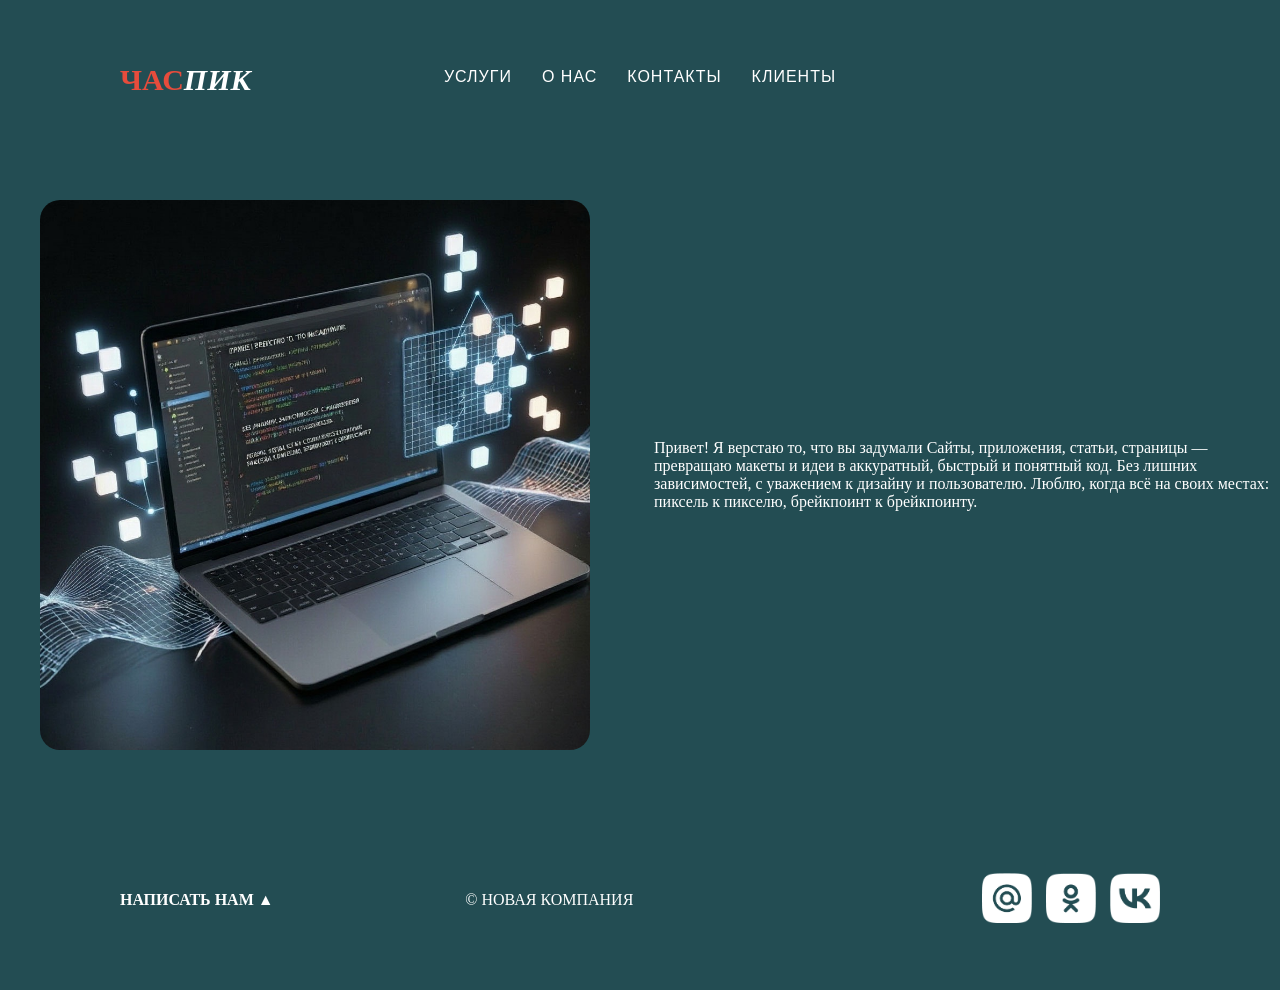
<file: index.html/index.html>
<!DOCTYPE html>
<html lang="ru">

<head>
    <meta charset="UTF-8">
    <meta name="viewport" content="width=device-width, initial-scale=1.0">
    <title>Сайт визитка</title>
    <link rel="stylesheet" href="../css/index.css">
    <link rel="stylesheet" href="../css/page1.css">
</head>

<body>

    <div id="wrapper">
        <header>
            <a id="logo" href="index.html"><span class="pink">Час</span><i>пик</i></a>
            <nav class="mainnav">
                <ul>
                    <li><a href="page1.html" class="nav-link">услуги</a></li>
                    <li><a href="page2.html" class="nav-link">о нас</a></li>
                    <li><a href="page3.html" class="nav-link">контакты</a></li>
                    <li><a href="page4.html" class="nav-link">клиенты</a></li>
                </ul>
            </nav>
        </header>
        <main>
            <div class="container">
                <img class="banner_img" src="../content/img/editing_result_5e66c89ed41e11f1a7d0f29ae80097f0_1.jpg" alt="город">
                <div class="text-right-block">
                    <p>Привет! Я верстаю то, что вы задумали
                        Сайты, приложения, статьи, страницы — превращаю
                        макеты и идеи в аккуратный, быстрый и понятный код.
                        Без лишних зависимостей, с уважением к дизайну и
                        пользователю.
                        Люблю, когда всё на своих местах: пиксель к пикселю,
                        брейкпоинт к брейкпоинту.</p>
                </div>
            </div>
        </main>
    </div>
    <footer>
        <div class="text-left"><a href="page5.html" class="write-link">НАПИСАТЬ НАМ &#9650;</a></div>
        <div class="text-center">&copy; НОВАЯ КОМПАНИЯ</div>

        <div class="footer__icons">
            <img class="footer__img" src="../content/img/mailru.png" alt="">
            <img class="footer__img" src="../content/img/ok.png" alt="">
            <img class="footer__img" src="../content/img/vk.png" alt="">
        </div>
    </footer>

</body>

</html>
</file>
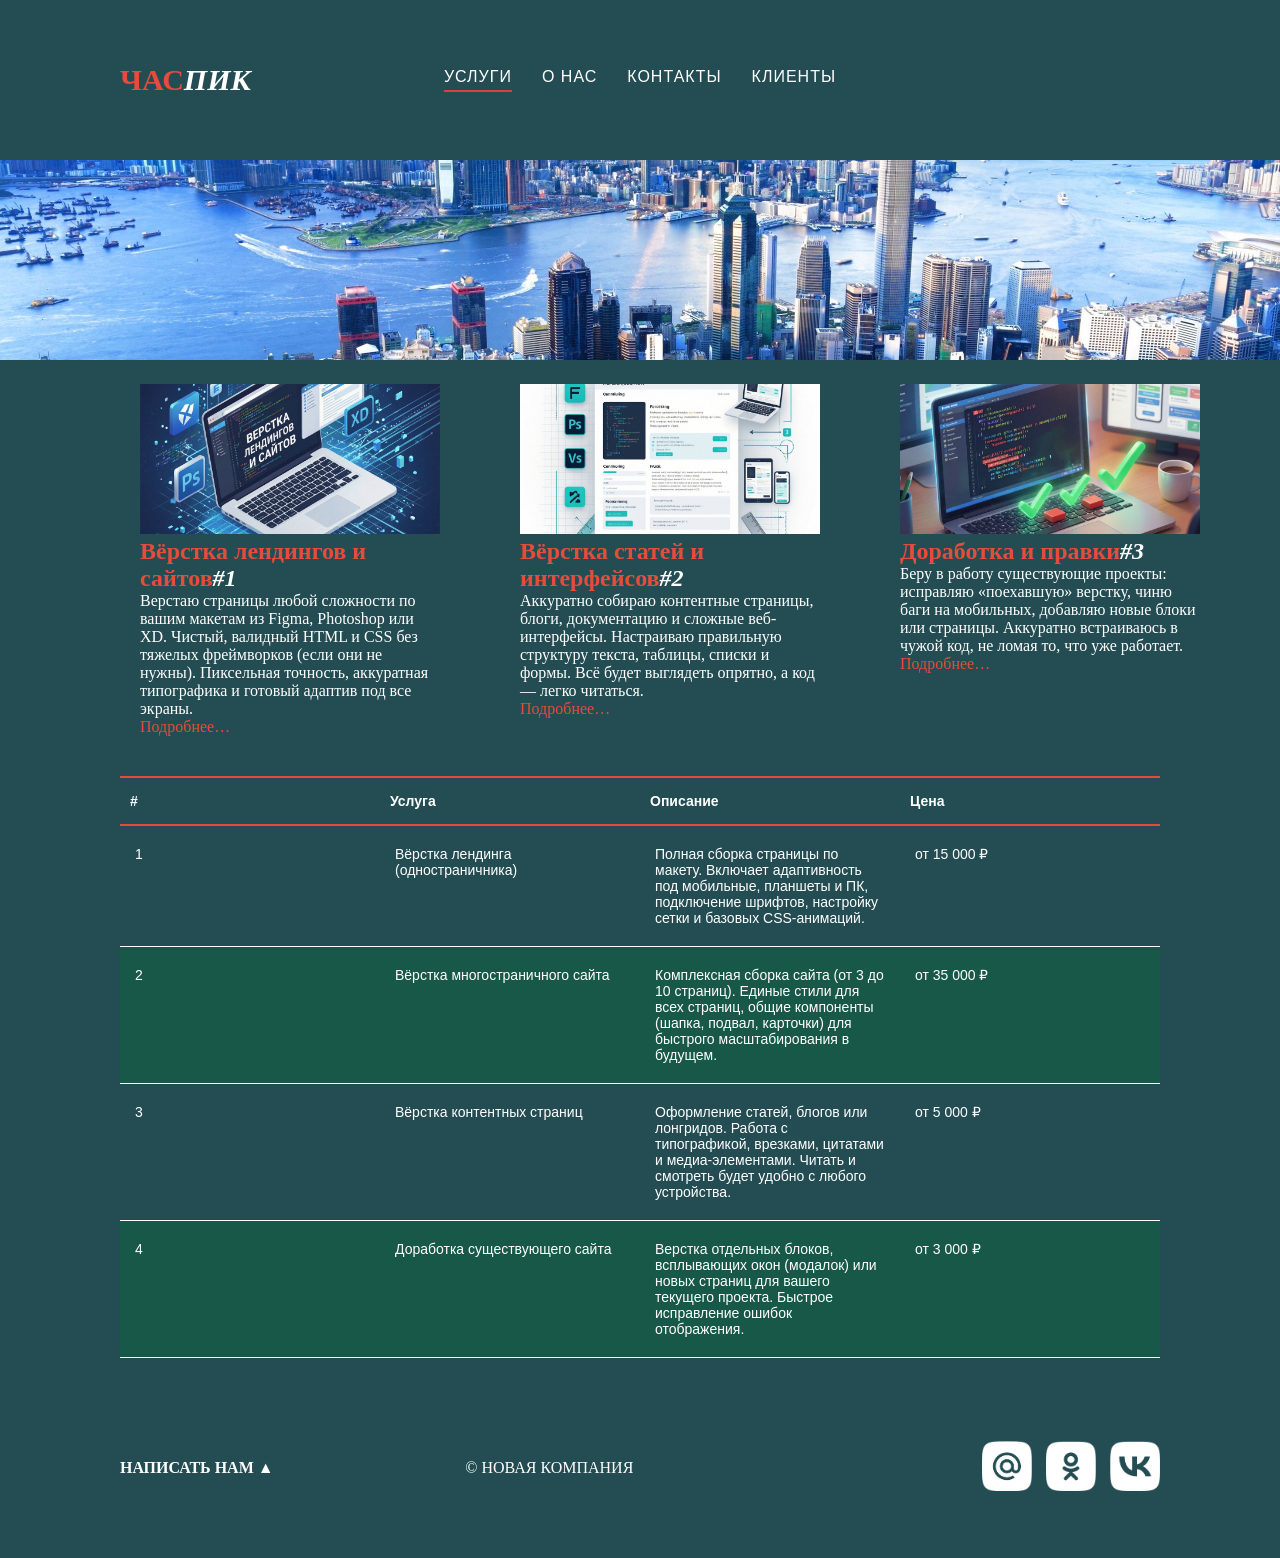
<file: index.html/page1.html>
<!DOCTYPE html>
<html lang="ru">
<head>
    <meta charset="UTF-8">
    <meta name="viewport" content="width=device-width, initial-scale=1.0">
    <title>Услуги</title>
    <link rel="stylesheet" href="../css/index.css">
    <link rel="stylesheet" href="../css/page2.css">

<div id="wrapper">
        <header>
            <a id="logo" href="index.html"><span class="pink">Час</span><i>пик</i></a>
            <nav class="mainnav">
                <ul>
                    <li><a href="page1.html" class="nav-link active">услуги</a></li>
                    <li><a href="page2.html" class="nav-link">о нас</a></li>
                    <li><a href="page3.html" class="nav-link">контакты</a></li>
                    <li><a href="page4.html" class="nav-link">клиенты</a></li>
                </ul>
        </header>
</div>

</head>
<body>
<main>
    <img class="panorama" src="../content/img/2.jpg" alt="">
<section class="services clearfix">
   
    <article class="services__item">
        <img class="services__img" src="../content/img/9b09a3bd41811f180a94aced50cd1d9_1.jpeg" alt="Услуга 1">
        <h2><span class="pink">Вёрстка лендингов и сайтов</span><i>#1</i></h2>
        <p>
            Верстаю страницы любой сложности по вашим 
            макетам из Figma, Photoshop или XD. Чистый, 
            валидный HTML и CSS без тяжелых фреймворков 
            (если они не нужны). Пиксельная точность, 
            аккуратная типографика и готовый адаптив под 
            все экраны.
        </p>
        <p class="red">Подробнее…</p>
    </article>

    <article class="services__item">
        <img class="services__img" src="../content/img/c32600edd41c11f180a94aced50cd1d9_1.jpg" alt="Услуга 2">
        <h2><span class="pink">Вёрстка статей и интерфейсов</span><i>#2</i></h2>
        <p>
            Аккуратно собираю контентные страницы, блоги, 
            документацию и сложные веб-интерфейсы. 
            Настраиваю правильную структуру текста, 
            таблицы, списки и формы. Всё будет выглядеть 
            опрятно, а код — легко читаться.
        </p>
        <p class="red">Подробнее…</p>
    </article>

    <article class="services__item">
        <img class="services__img" src="../content/img/340ad8ded41d11f1accb3ad12906a2a9_1.jpg" alt="Услуга 3">
        <h2><span class="pink">Доработка и правки</span><i>#3</i></h2></h2>
        <p>
            Беру в работу существующие проекты: 
            исправляю «поехавшую» верстку, чиню 
            баги на мобильных, добавляю новые блоки 
            или страницы. Аккуратно встраиваюсь в чужой 
            код, не ломая то, что уже работает.
        </p>
        <p class="red">Подробнее…</p>
    </article>

</section>



<section class="servises">
    <table class="services-table">
        <thead>
            <tr>
                <th>#</th>
                <th>Услуга</th>
                <th>Описание</th>
                <th>Цена</th>
            </tr>
        </thead>
        <tbody>
            <tr>
                <td>1</td>
                <td>Вёрстка лендинга (одностраничника)</td>
                <td>Полная сборка страницы по макету. Включает адаптивность под мобильные, планшеты и ПК, подключение шрифтов, настройку сетки и базовых CSS-анимаций.</td>
                <td>от 15 000 ₽</td>
            </tr>
            <tr>
                <td>2</td>
                <td>Вёрстка многостраничного сайта</td>
                <td>Комплексная сборка сайта (от 3 до 10 страниц). Единые стили для всех страниц, общие компоненты (шапка, подвал, карточки) для быстрого масштабирования в будущем.</td>
                <td>от 35 000 ₽</td>
            </tr>
            <tr>
                <td>3</td>
                <td>Вёрстка контентных страниц</td>
                <td>Оформление статей, блогов или лонгридов. Работа с типографикой, врезками, цитатами и медиа-элементами. Читать и смотреть будет удобно с любого устройства.</td>
                <td>от 5 000 ₽</td>
            </tr>
            <tr>
                <td>4</td>
                <td>Доработка существующего сайта</td>
                <td>Верстка отдельных блоков, всплывающих окон (модалок) или новых страниц для вашего текущего проекта. Быстрое исправление ошибок отображения.</td>
                <td>от 3 000 ₽</td>
            </tr>
        </tbody>
    </table>
</section>



</main>

    <footer>
        <div class="text-left"><a href="page5.html" class="write-link">НАПИСАТЬ НАМ &#9650;</a></div>
        <div class="text-center">&copy; НОВАЯ КОМПАНИЯ</div>

        <div class="footer__icons">
            <img class="footer__img" src="../content/img/mailru.png" alt="">
            <img class="footer__img" src="../content/img/ok.png" alt="">
            <img class="footer__img" src="../content/img/vk.png" alt="">
        </div>
    </footer>

</body>
</html>
</file>
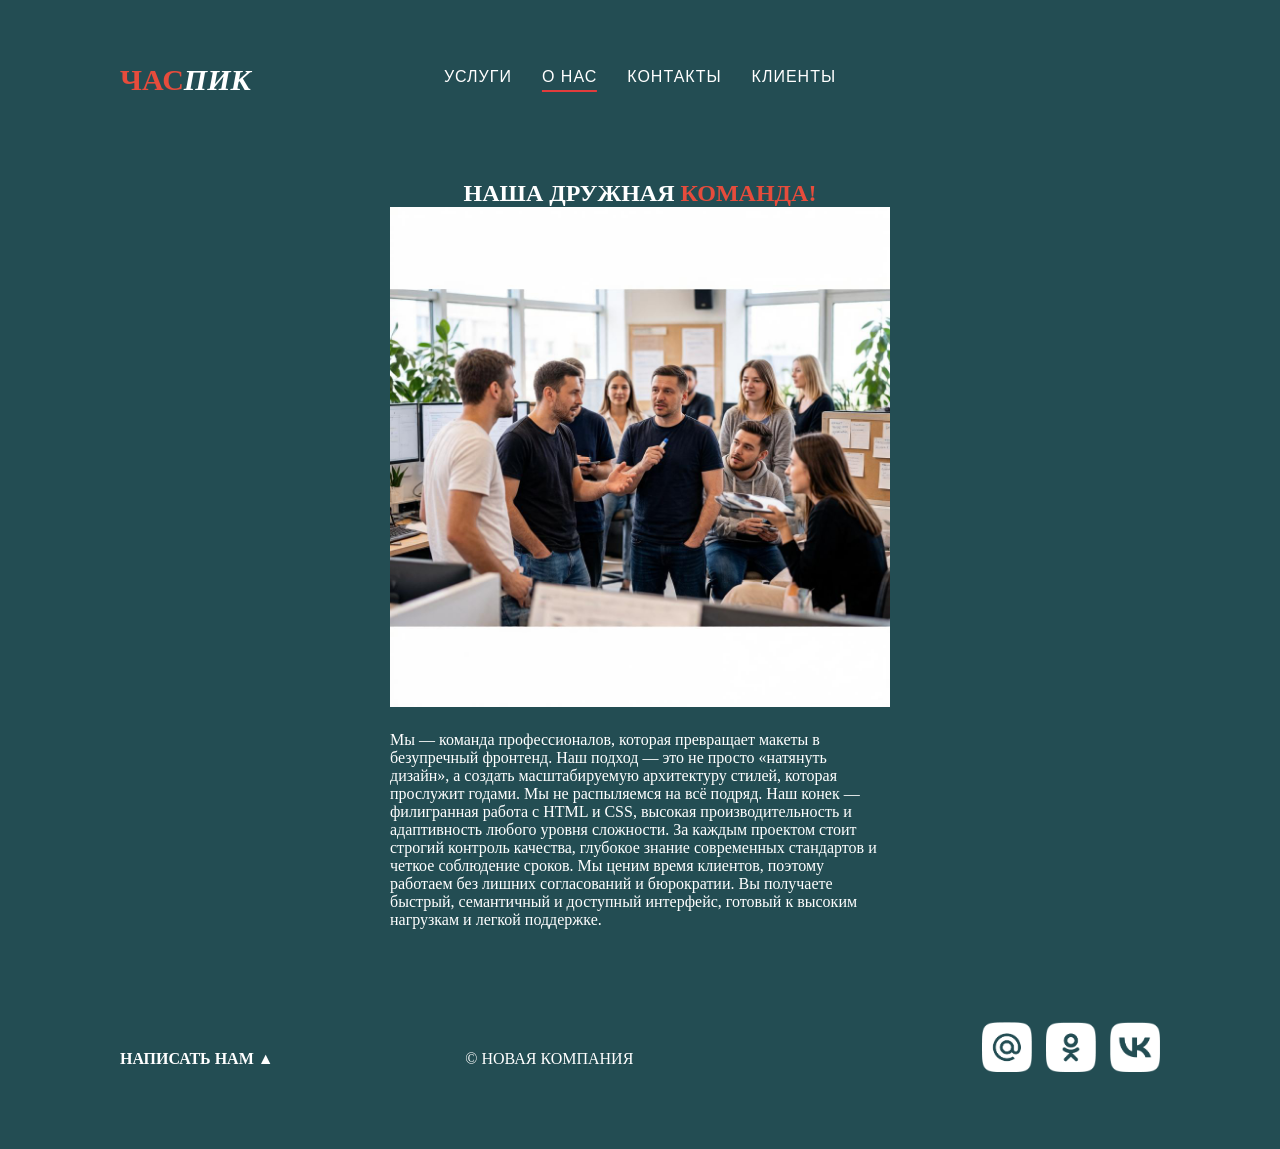
<file: index.html/page2.html>
<!DOCTYPE html>
<html lang="ru">
<head>
    <meta charset="UTF-8">
    <link rel="stylesheet" href="../css/index.css">
    <link rel="stylesheet" href="../css/page3.css">
    <title>Команда</title>

<div id="wrapper">
        <header>
            <a id="logo" href="index.html"><span class="pink">Час</span><i>пик</i></a>
            <nav class="mainnav" class="nav">
                <ul>
                    <li><a href="page1.html" class="nav-link">услуги</a></li>
                    <li><a href="page2.html" class="nav-link active">о нас</a></li>
                    <li><a href="page3.html" class="nav-link">контакты</a></li>
                    <li><a href="page4.html" class="nav-link">клиенты</a></li>
                </ul>
        </header>
</div>

</head>
<body>
    <div class="container">
        <h2>НАША ДРУЖНАЯ <span>КОМАНДА!</span></h2>
        <img src="../content/img/bcd3cec5-238d-4987-92e8-a901506282dc.jpg" alt="Команда">
        <p>Мы — команда профессионалов, которая превращает 
            макеты в безупречный фронтенд. Наш подход — это 
            не просто «натянуть дизайн», а создать 
            масштабируемую архитектуру стилей, которая 
            прослужит годами. Мы не распыляемся 
            на всё подряд. Наш конек — 
            филигранная работа с HTML и CSS, высокая 
            производительность и адаптивность любого уровня 
            сложности. За каждым проектом стоит строгий 
            контроль качества, глубокое знание современных 
            стандартов и четкое соблюдение сроков. 
            Мы ценим время клиентов, поэтому работаем без 
            лишних согласований и бюрократии. Вы получаете 
            быстрый, семантичный и доступный интерфейс, 
            готовый к высоким нагрузкам 
            и легкой поддержке.</p>
    </div>

    <footer>
        <div class="text-left"><a href="page5.html" class="write-link">НАПИСАТЬ НАМ &#9650;</a></div>
        <div class="text-center">&copy; НОВАЯ КОМПАНИЯ</div>
        
        <div class="footer__icons">
            <img class="footer__img" src="../content/img/mailru.png" alt="">
            <img class="footer__img" src="../content/img/ok.png" alt="">
            <img class="footer__img" src="../content/img/vk.png" alt="">
        </div>
    </footer>
</body>
</html>
</file>
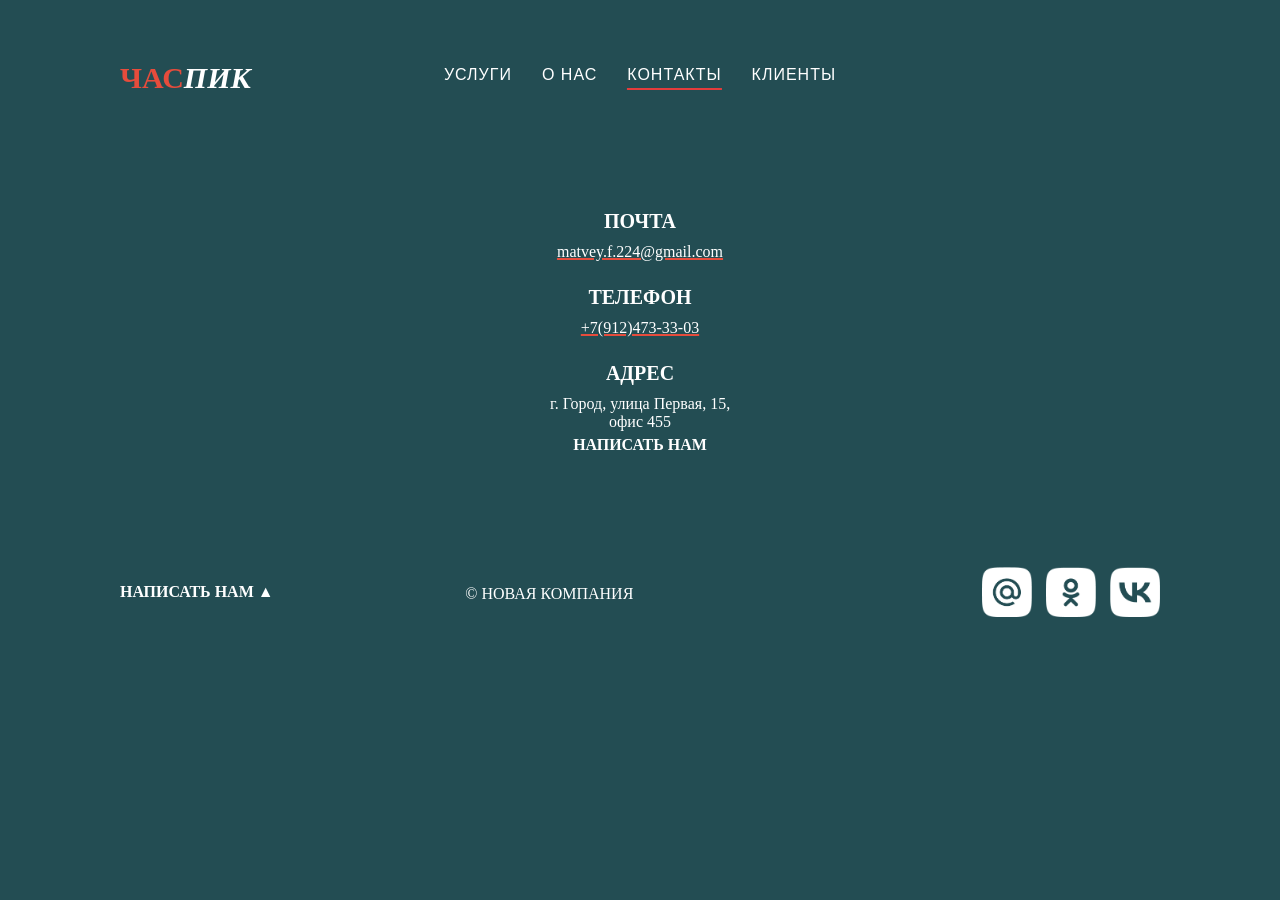
<file: index.html/page3.html>
<!DOCTYPE html>
<html lang="ru">
<head>
    <meta charset="UTF-8">
    <link rel="stylesheet" href="../css/index.css">
    <link rel="stylesheet" href="../css/page4.css">
    <title>Контакты</title>

<div id="wrapper">
        <header>
            <a id="logo" href="index.html"><span class="pink">Час</span><i>пик</i></a>
            <nav class="mainnav" class="nav">
                <ul>
                    <li><a href="page1.html" class="nav-link">услуги</a></li>
                    <li><a href="page2.html" class="nav-link">о нас</a></li>
                    <li><a href="page3.html" class="nav-link active">контакты</a></li>
                    <li><a href="page4.html" class="nav-link">клиенты</a></li>
                </ul>
        </header>
</div>

</head>
<body>
    <div class="container">
        <h2>ПОЧТА</h2>
        <a href="matvey.f.224@gmail.com">matvey.f.224@gmail.com</a>

        <h2>ТЕЛЕФОН</h2>
        <a href="tel:79124733303">+7(912)473-33-03</a>

        <h2>АДРЕС</h2>
        <p>г. Город, улица Первая, 15,<br>офис 455</p>

        <a class="text-left"><a href="page5.html" class="write-link">НАПИСАТЬ НАМ</a></a>
    </div>
    <footer>
        <div class="text-left"><a href="page5.html" class="write-link">НАПИСАТЬ НАМ &#9650;</a></div>
        <div class="text-center">&copy; НОВАЯ КОМПАНИЯ</div>
        
        <div class="footer__icons">
            <img class="footer__img" src="../content/img/mailru.png" alt="">
            <img class="footer__img" src="../content/img/ok.png" alt="">
            <img class="footer__img" src="../content/img/vk.png" alt="">
        </div>
    </footer>
</body>
</html>
</file>
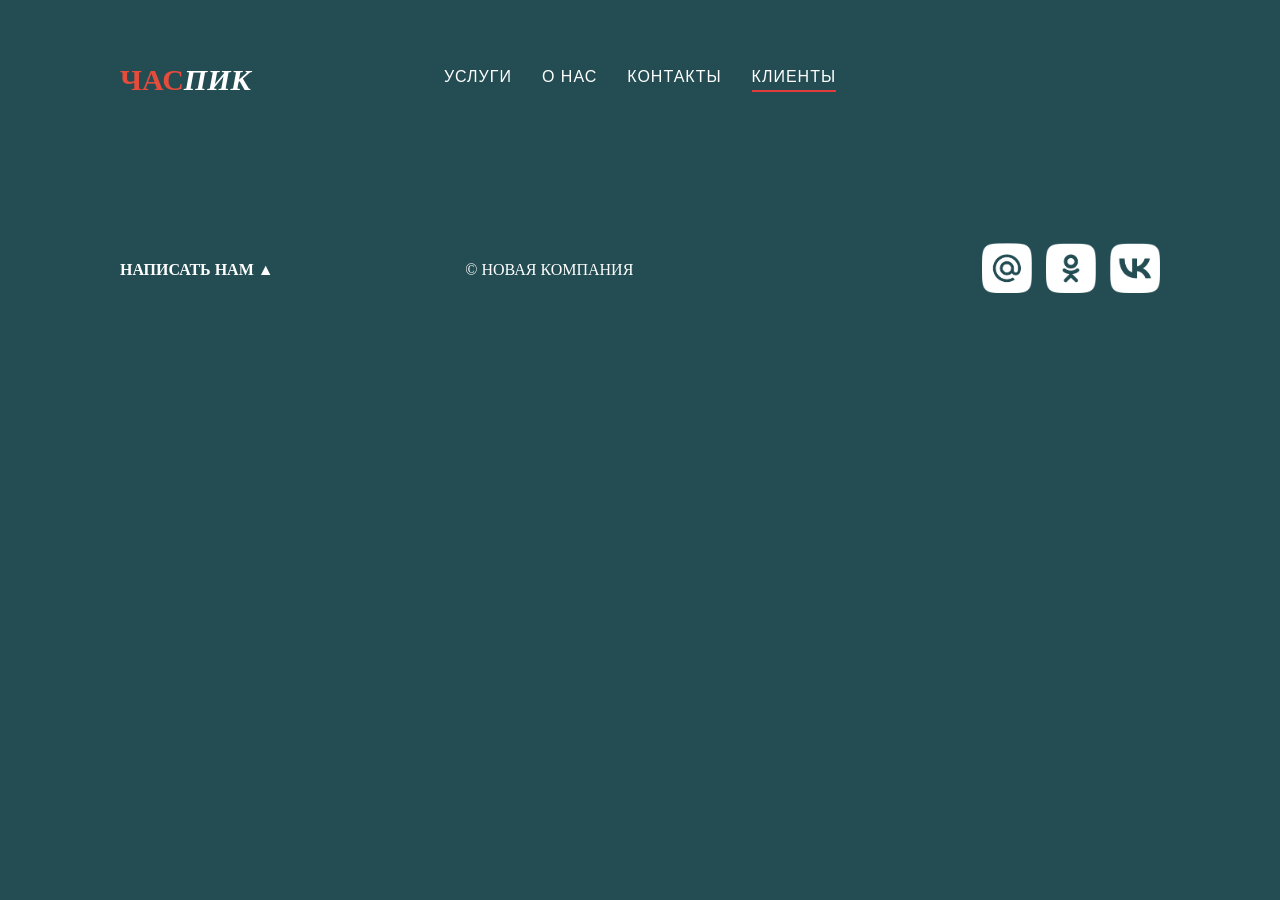
<file: index.html/page4.html>
<!DOCTYPE html>
<html lang="ru">
<head>
    <meta charset="UTF-8">
    <link rel="stylesheet" href="../css/index.css">
    <link rel="stylesheet" href="../css/page5.css">
    <title>клиенты</title>

<div id="wrapper">
        <header>
            <a id="logo" href="index.html"><span class="pink">Час</span><i>пик</i></a>
            <nav class="mainnav" class="nav">
                <ul>
                    <li><a href="page1.html" class="nav-link">услуги</a></li>
                    <li><a href="page2.html" class="nav-link">о нас</a></li>
                    <li><a href="page3.html" class="nav-link">контакты</a></li>
                    <li><a href="page4.html" class="nav-link active">клиенты</a></li>
                </ul>
        </header>
</div>

</head>
<body>
    <footer>
        <div class="text-left"><a href="page5.html" class="write-link">НАПИСАТЬ НАМ &#9650;</a></div>
        <div class="text-center">&copy; НОВАЯ КОМПАНИЯ</div>
        
        <div class="footer__icons">
            <img class="footer__img" src="../content/img/mailru.png" alt="">
            <img class="footer__img" src="../content/img/ok.png" alt="">
            <img class="footer__img" src="../content/img/vk.png" alt="">
        </div>
    </footer>
</body>
</html>
</file>
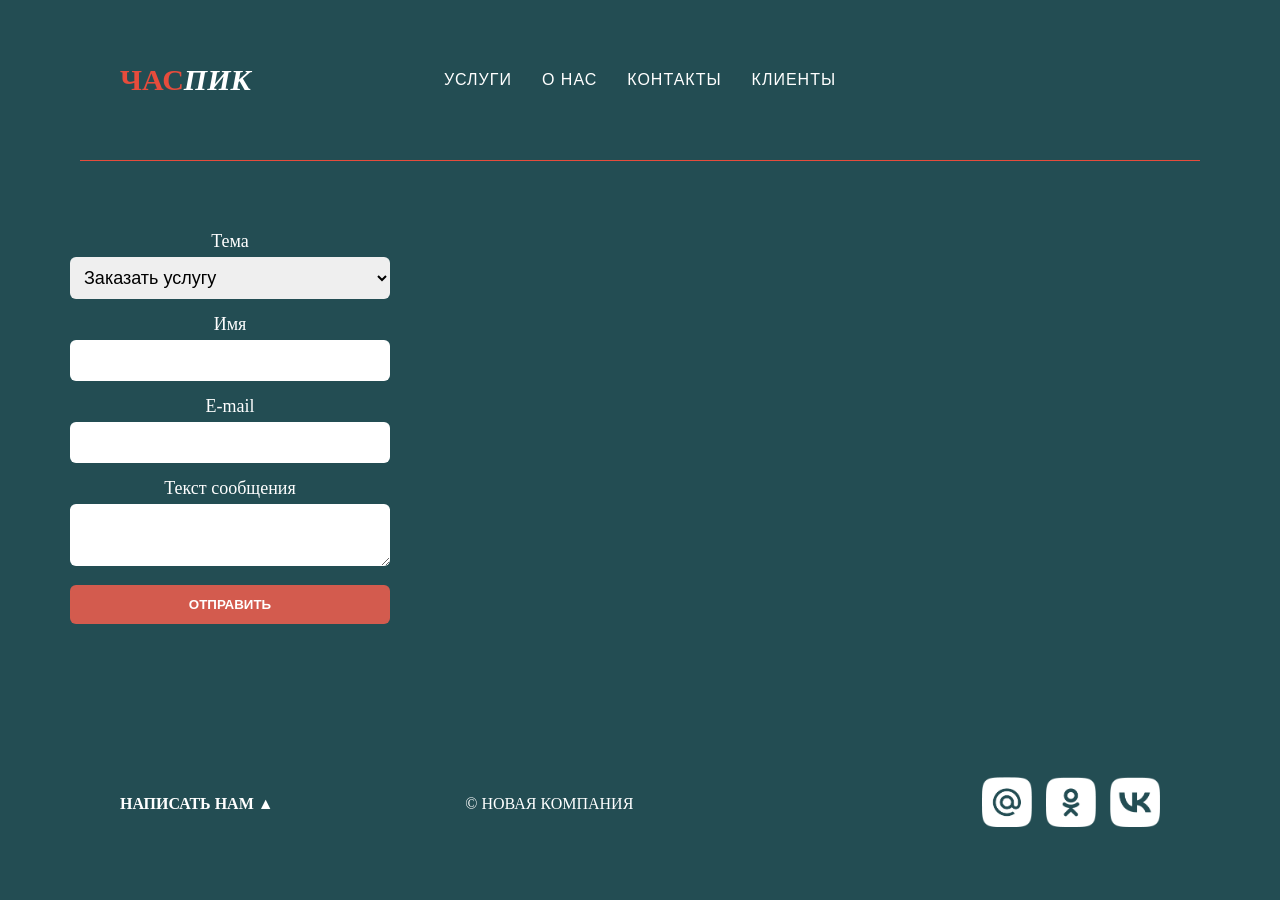
<file: index.html/page5.html>
<!DOCTYPE html>
<html lang="ru">

<head>
    <meta charset="UTF-8">
    <link rel="stylesheet" href="../css/index.css">
    <link rel="stylesheet" href="../css/page6.css">
    <title>клиенты</title>

    <div id="wrapper">
        <header>
            <a id="logo" href="index.html"><span class="pink">Час</span><i>пик</i></a>
            <nav class="mainnav">
                <ul>
                    <li><a href="page1.html">услуги</a></li>
                    <li><a href="page2.html">о нас</a></li>
                    <li><a href="page3.html">контакты</a></li>
                    <li><a href="page4.html">клиенты</a></li>
                </ul>
        </header>
    </div>

</head>

<main>

    <div class="form-wrapper">
        <form class="contact-form" action="/send" method="POST">
            <div class="form-group">
                <label for="topic">Тема</label>
                <select name="theme">
                    <option value="1">Заказать услугу</option>
                    <option value="2">Оставить отзыв/замечание</option>
                    <option value="3">Предложить сотрудничество</option>
                    <option value="4">Другое</option>
                </select>
            </div>
            <div class="form-group">
                <label>Имя</label>
                <input type="text" name="name" required>
            </div>
            <div class="form-group">
                <label>E-mail</label>
                <input type="email" name="email" required>
            </div>
            <div class="form-group">
                <label>Текст сообщения</label>
                <textarea name="message" required></textarea>
            </div>
            <button type="submit">Отправить</button>
        </form>
    </div>

</main>

<body>
    <footer>

        <div class="text-left"><a href="#" class="write-link">НАПИСАТЬ НАМ &#9650;</a></div>
        <div class="text-center">&copy; НОВАЯ КОМПАНИЯ</div>

        <div class="footer__icons">
            <img class="footer__img" src="../content/img/mailru.png" alt="">
            <img class="footer__img" src="../content/img/ok.png" alt="">
            <img class="footer__img" src="../content/img/vk.png" alt="">
        </div>
    </footer>
</body>

</html>
</file>
<file: css/index.css>
* {
    margin:0;
    padding: 0;
}

html,body {
 min-height: 100vh;
}

body {
    background-color: #234d53;
    color: white;
}

header {
    display: flex;
    align-items: center;
    margin: 0 auto;
    width: 1040px;
    height: 120px;
}




.mainnav ul {
  display: flex;
  list-style: none;
  gap: 25px;
  padding: 0;
  margin: 0;
}

.mainnav ul li a.nav-link {
  color: #ffffff;
  text-decoration: none;
  text-transform: uppercase;
  position: relative;
  padding-bottom: 6px;
  display: inline-block;
}

.mainnav ul li a.nav-link::after {
  content: "";
  position: absolute;
  left: 0;
  bottom: 0;
  width: 100%;
  height: 2px;
  background-color: #e23c3c;
  opacity: 0;
  transition: opacity 0.2s ease-in-out;
}

.mainnav ul li a.nav-link:hover::after,
.mainnav ul li a.nav-link.active::after {
  opacity: 1;
}




main {
    height: 100%;
}

footer {
    margin: 20px auto 0;
    width: 1040px;
    position: relative;
    height: 100px;
    display: flex;
    align-items: flex-end;
}

.footer__block {
    display: inline-block;
    width: 335px;
    text-transform: uppercase;
}

.footer__icons {
    display: inline-block;
    width: 335px;
    text-align: right;
    margin-left: auto;
}

.footer__img {
    width: 50px;
    height: 50px;
    margin-left: 10px;
}

#logo {
    text-transform: uppercase;
    text-decoration: none;
    color:#fff;
    font-weight: bold;
    line-height: 100px;
    font-size: 30px;
}

.pink {
      color:#E64C3C;  
}

.mainnav li {
    display: inline;
    margin: 0;
    padding: 0;
}

#logo .pink {
    color: #E64C3C;
}

#logo i {
    color: #FFFFFF;
    font-style: italic;
}

header {
    display: flex;
    align-items: center;
    justify-content: space-between;
    padding: 20px 0;
}

.mainnav {
    position: absolute;
    left: 50%;
    transform: translateX(-50%);
}

.mainnav ul {
    list-style: none;
    margin: 0;
    padding: 0;
    display: flex;
    gap: 30px;
}

.mainnav li {
    display: block;
}

.mainnav a {
    text-decoration: none;
    color: #ffffff;
    font-family: sans-serif;
    font-size: 16px;
    text-transform: uppercase;
    letter-spacing: 1px;
}

.mainnav a:hover {
    text-decoration: underline;
}

.mainnav li.active a {
    font-weight: bold;
}

footer {
  display: flex;
  align-items: center;
  padding: 40px 20px;
  color: #ffffff;
}

.text-left {
  margin-right: auto;
}

.text-center {
  margin: 0 auto;            
}

.write-link {
  color: #fff;
  text-decoration: none;
  font-weight: bold;
  text-transform: uppercase;
}
</file>
<file: css/page1.css>
.banner_img {
    width: 100%;
}

.banner_img {
    width: 550px;
    margin: 40px;
    border-radius: 20px;
}
.panorama {
    display: block;
    width: 100%;
    height: 150px;
    object-fit: contain;
}

.container {
    display: flex;
    align-items: center;
    justify-content: space-between;
    gap: 24px;
}
</file>
<file: css/page2.css>
.panorama {
    width: 100%;
    height: 200px;
    object-fit: cover;
}

.container {
    display: flex;
    align-items: center;
    justify-content: space-between;
    gap: 24px;
}

.services__img {
    width: 300px;
    height: 150px;
    object-fit: cover;
}

.services {
    margin: 0 auto;
    display: flex;
    justify-content: space-between;
    gap: 40px;
    width: 1040px;
    height: 100%;
}

.services__item {
    padding: 20px;
    width: 300px;
}

.servises {
    width: 1040px;
    margin: 20px auto;
    background-color: transparent;
}

.services-table {
    width: 100%;
    border-collapse: collapse;
    color: #ffffff;
    font-family: sans-serif;
    font-size: 14px;
    table-layout: fixed;
}

.services-table thead tr {
    border-top: 2px solid #E64C3C;
}

.services-table th {
    border-bottom: 2px solid #E64C3C;
    padding: 15px 10px;
    text-align: center;
    font-weight: bold;
    text-align: left;
}

.services-table tbody tr {
    border-bottom: 1px solid #ffffff;
}

.services-table td {
    padding: 20px 15px;
    vertical-align: top;
}

.col-num, .col-name, .col-price {
    text-align: center;
    vertical-align: middle;
}

.col-desc {
    text-align: left;
}

.col-num { width: 5%; }
.col-name { width: 15%; }
.col-desc { width: 65%; }
.col-price { width: 15%; }

.services-table tbody tr:nth-child(odd) {
    background-color: #234d53;
}

.services-table tbody tr:nth-child(even) {
    background-color: #185849;
}

.red {
    color: #E64C3C;
}
</file>
<file: css/page3.css>
body {
    background-color: #234d53;
    color: white;
    font-family: 'Times New Roman', serif;
    text-align: center;
}

.container {
    width: 500px;
    margin: 0 auto;
    padding: 20px;
}

img {
    width: 100%;
    margin-bottom: 20px;
}

h1 {
    font-size: 24px;
    text-transform: uppercase;
}

span {
    color: #E64C3C;
}

p {
    font-size: 16px;
    text-align: left;
}
</file>
<file: css/page4.css>
body {
    background-color: #234d53;
    color: white;
    font-family: 'Times New Roman', serif;
    text-align: center;
}

.container {
    width: 400px;
    margin: 50px auto;
}

h2 {
    font-size: 20px;
    margin-top: 25px;
    margin-bottom: 10px;
}

a {
    display: block;
    color: #ffffff;
    text-decoration: none;
    font-size: 16px;
    margin-bottom: 5px;
    text-decoration: underline #E64C3C solid 1.5px;
}

p {
    font-size: 16px;
    margin: 0 0 5px 0;
}

.btn {
    color: white;
    text-decoration: underline;
    font-size: 18px;
    margin-top: 30px;
}
</file>
<file: css/page5.css>
body {
    background-color: #234d53;
    color: white;
    font-family: 'Times New Roman', serif;
    text-align: center;
}
</file>
<file: css/page6.css>
body {
    background-color: #234d53;
    color: white;
    font-family: 'Times New Roman', serif;
    text-align: center;
}

#contact-form input[type="text"] {
height: 20px;
width: 250px;
padding: 5px;
margin-bottom: 10px;
border: white solid 1px;
background-color: #234d53;
}

body {
  margin: 0;
  padding: 0;
  display: flex;
  flex-direction: column;
}

header {
  display: flex;
  padding: 20px 40px;
  border-bottom: 1.5px solid #E64C3C;
}

.form-wrapper {
  display: flex;
  justify-content: flex-start;
  padding: 40px;
  max-width: 1200px;
  width: 100%;
}

.contact-form {
  padding: 30px;
  border-radius: 8px;
  width: 320px;
}

.form-group {
  margin-bottom: 15px;
}

.form-group label {
  display: block;
  color: #fefefe;
  font-size: 18px;
  margin-bottom: 5px;
}

.form-group select,
.form-group input,
.form-group textarea {
  width: 100%;
  padding: 10px;
  border: none;
  border-radius: 6px;
  box-sizing: border-box;
  font-size: 18px;
}

button[type="submit"] {
  width: 100%;
  padding: 12px;
  background-color: #d35b4e;
  color: #ffffff;
  border: none;
  border-radius: 6px;
  font-weight: bold;
  cursor: pointer;
  text-transform: uppercase;
}
</file>
